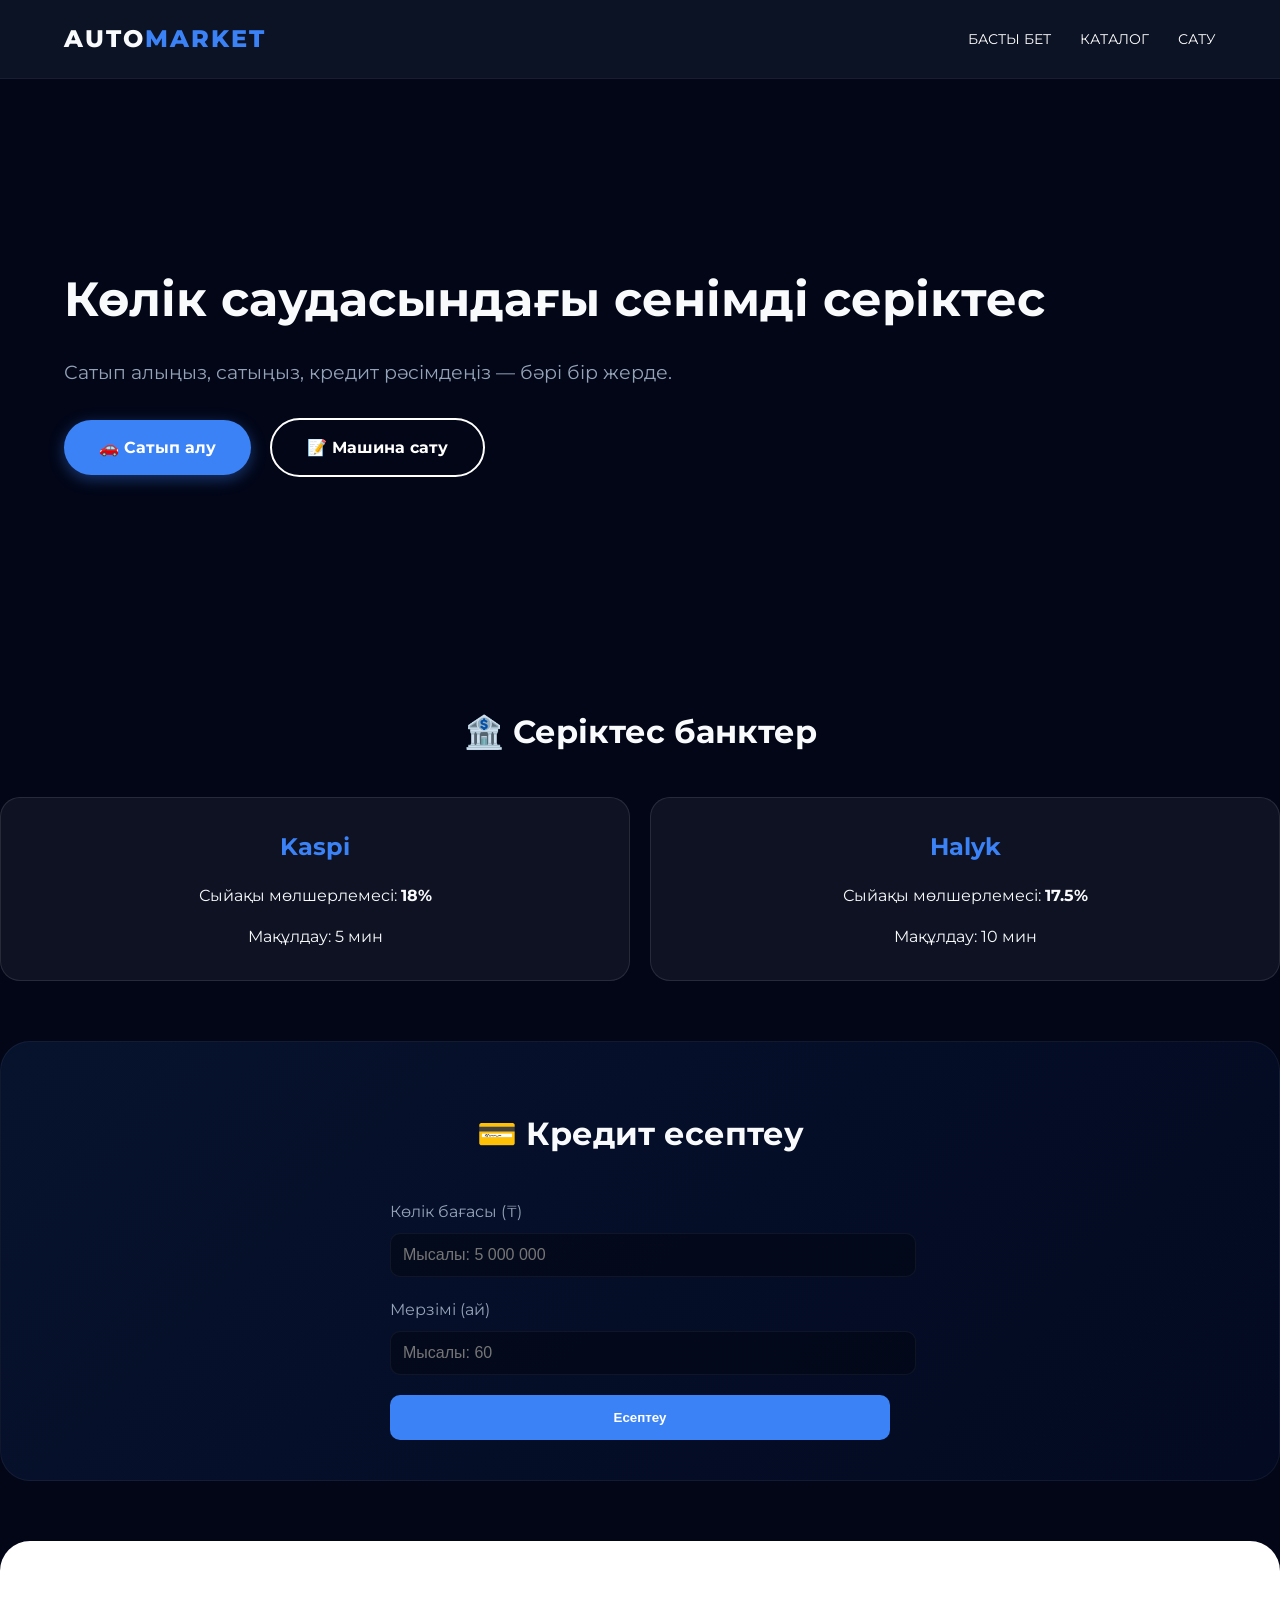
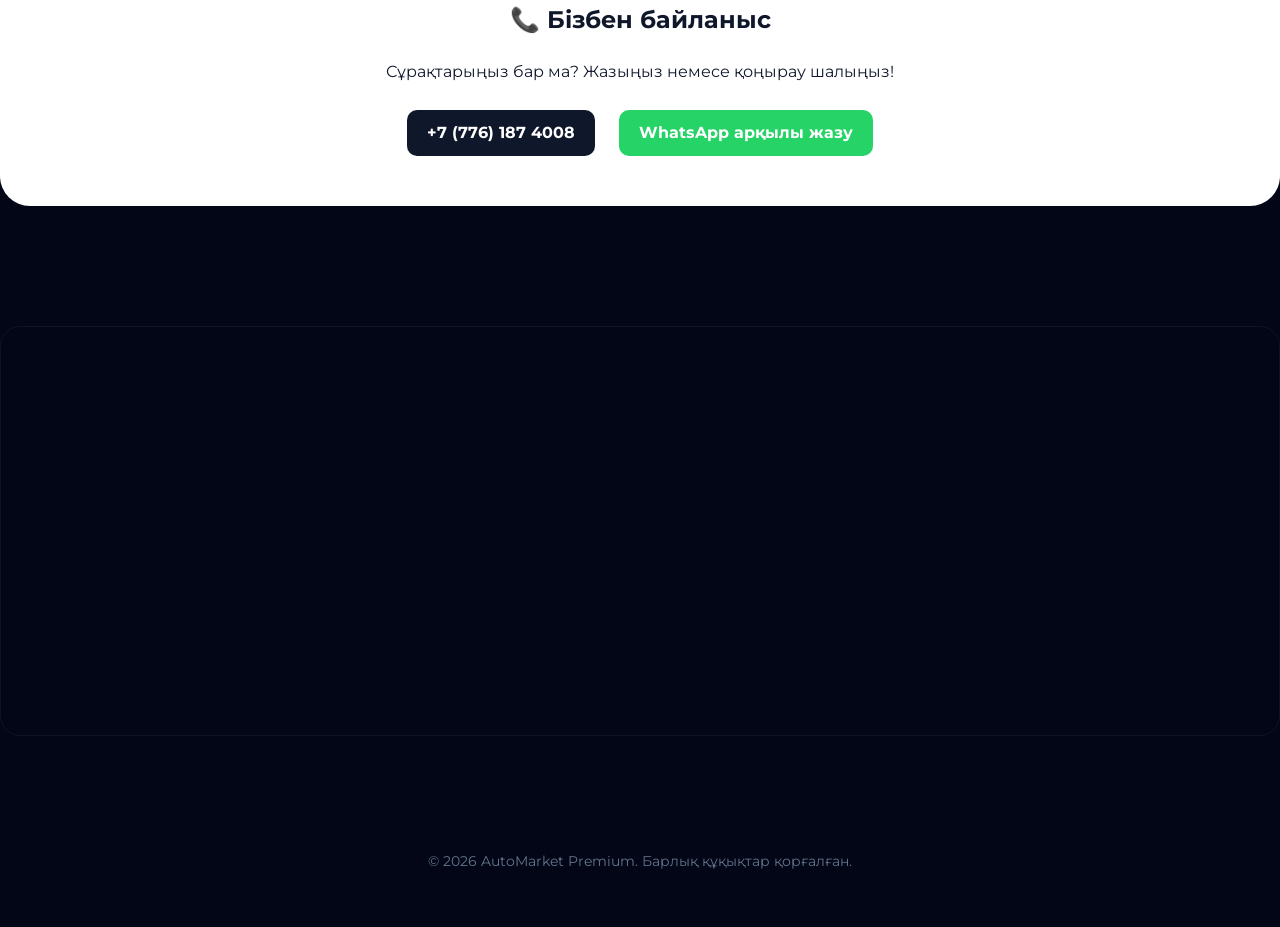
<file: index.html>
<!DOCTYPE html>
<html lang="kk">
<head>
  <meta charset="UTF-8">
  <meta name="viewport" content="width=device-width, initial-scale=1.0">
  <title>AutoMarket | Premium Selection</title>
  <link rel="stylesheet" href="style.css">
  <link href="https://fonts.googleapis.com/css2?family=Montserrat:wght@400;700&display=swap" rel="stylesheet">
</head>
<body>

<header>
  <div class="header-container">
    <div class="logo">AUTO<span>MARKET</span></div>
    <nav>
      <a href="index.html">Басты бет</a>
      <a href="sale.html">Каталог</a>
      <a href="sell.html">Сату</a>
    </nav>
  </div>
</header>

<section class="hero">
  <div class="hero-content">
    <h1>Көлік саудасындағы сенімді серіктес</h1>
    <p>Сатып алыңыз, сатыңыз, кредит рәсімдеңіз — бәрі бір жерде.</p>
    <div class="main-actions">
      <a href="sale.html" class="btn btn-primary">🚗 Сатып алу</a>
      <a href="sell.html" class="btn btn-outline">📝 Машина сату</a>
    </div>
  </div>
</section>

<div class="container">
  
  <section class="section">
    <h2 class="section-title">🏦 Серіктес банктер</h2>
    <div class="grid-banks">
      <div class="bank-card kaspi">
        <div class="bank-logo">Kaspi</div>
        <p>Сыйақы мөлшерлемесі: <strong>18%</strong></p>
        <span>Мақұлдау: 5 мин</span>
      </div>
      <div class="bank-card halyk">
        <div class="bank-logo">Halyk</div>
        <p>Сыйақы мөлшерлемесі: <strong>17.5%</strong></p>
        <span>Мақұлдау: 10 мин</span>
      </div>
    </div>
  </section>

  <section class="section glass-calc">
    <h2 class="section-title">💳 Кредит есептеу</h2>
    <div class="calc-wrapper">
      <div class="input-group">
        <label>Көлік бағасы (₸)</label>
        <input type="number" id="price" placeholder="Мысалы: 5 000 000">
      </div>
      <div class="input-group">
        <label>Мерзімі (ай)</label>
        <input type="number" id="months" placeholder="Мысалы: 60">
      </div>
      <button onclick="calculateCredit()" class="btn-calc">Есептеу</button>
      <div id="result" class="calc-result"></div>
    </div>
  </section>

  <section class="section">
    <div class="contact-card">
      <h2>📞 Бізбен байланыс</h2>
      <p>Сұрақтарыңыз бар ма? Жазыңыз немесе қоңырау шалыңыз!</p>
      <div class="contact-links">
        <a href="tel:+77761874008" class="phone">+7 (776) 187 4008</a>
        <a href="https://wa.me/77761874008" class="whatsapp">WhatsApp арқылы жазу</a>
      </div>
    </div>
  </section>

  <section class="section">
    <div class="map-box">
      <iframe src="https://www.google.com/maps/embed?pb=!1m18!1m12!1m3!1d2503.7!2d71.4!3d51.1!2m3!1f0!2f0!3f0!3m2!1i1024!2i768!4f13.1!3m3!1m2!1s0x0%3A0x0!2zNTHCsDA2JzAwLjAiTiA3McKwMjQnMDAuMCJF!5e0!3m2!1skk!2skz!4v1610000000000" width="100%" height="400" style="border:0;" allowfullscreen="" loading="lazy"></iframe>
    </div>
  </section>

</div>

<footer>
  <p>© 2026 AutoMarket Premium. Барлық құқықтар қорғалған.</p>
</footer>

<script>
function calculateCredit() {
  const p = document.getElementById('price').value;
  const m = document.getElementById('months').value;
  const res = document.getElementById('result');
  if(p > 0 && m > 0) {
    const monthly = (p * 1.18) / m;
    res.innerHTML = `Ай сайынғы төлем: <span>${Math.round(monthly).toLocaleString()} ₸</span>`;
    res.classList.add('show');
  }
}
</script>

</body>
</html>
</file>
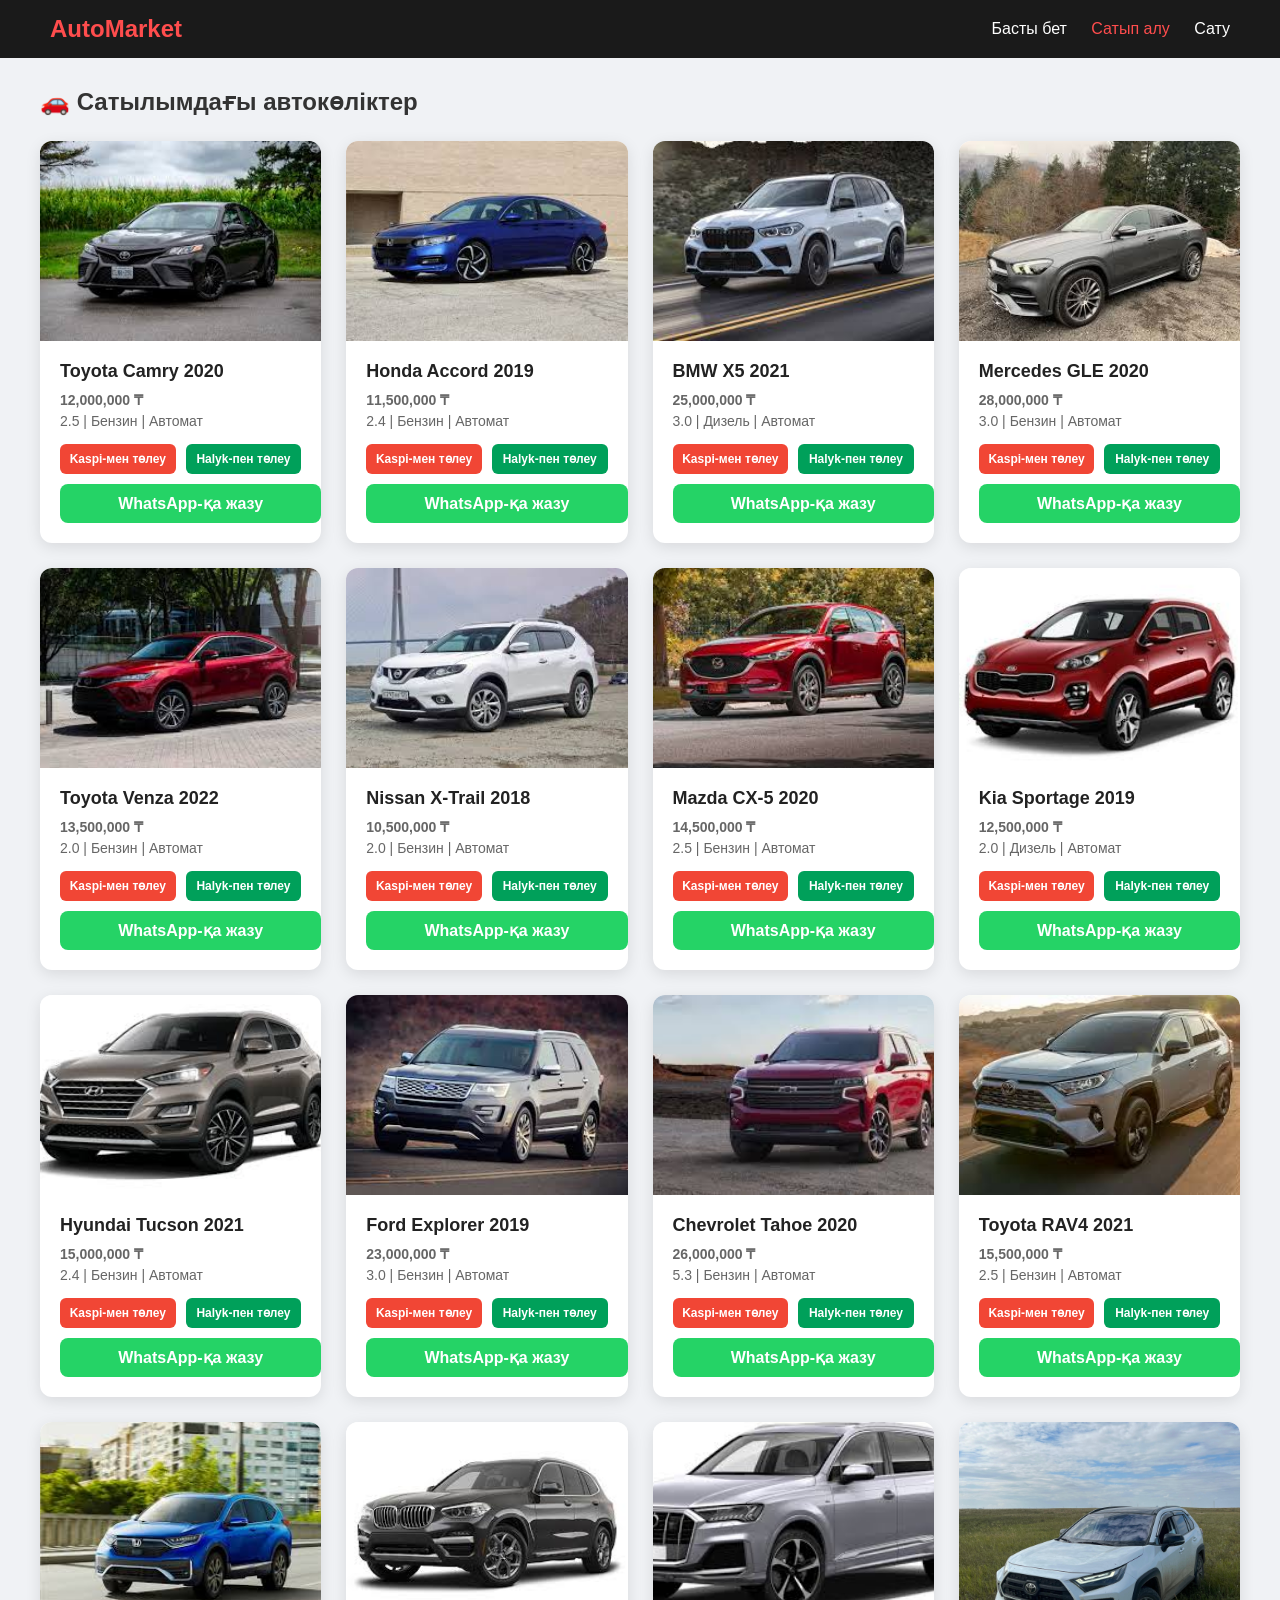
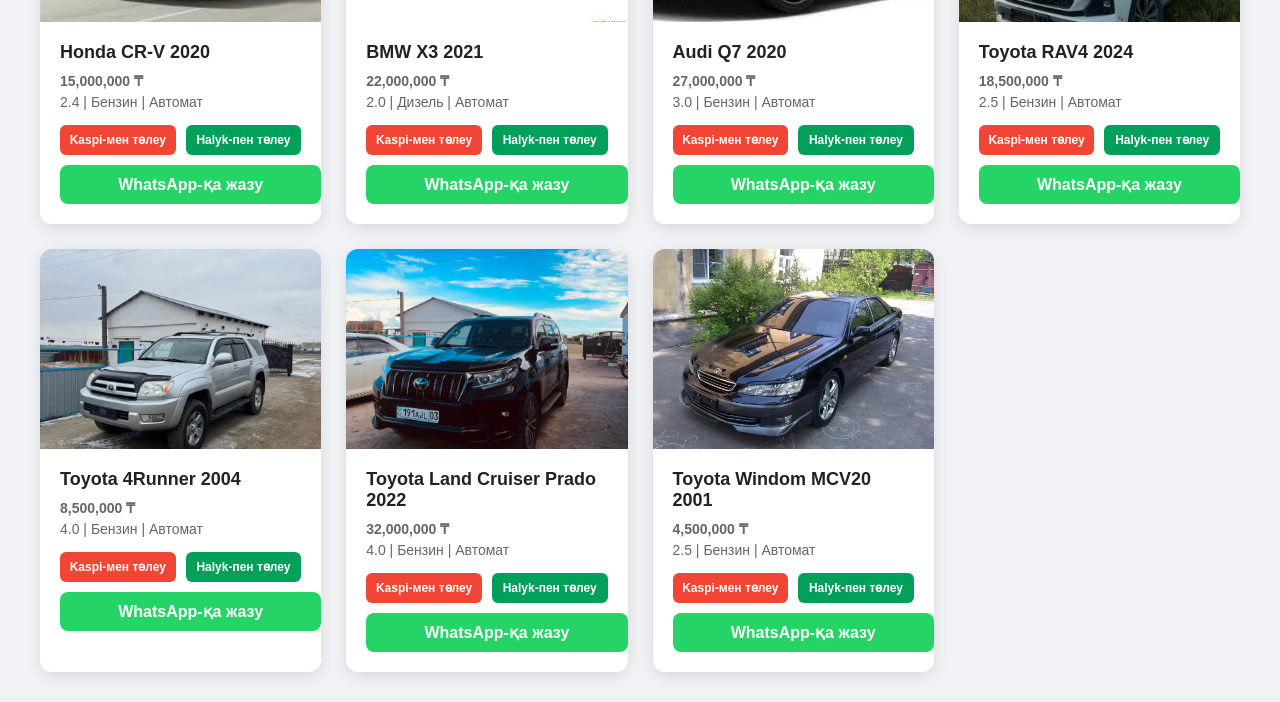
<file: sale.html>
<!DOCTYPE html>
<html lang="kk">
<head>
  <meta charset="UTF-8">
  <meta name="viewport" content="width=device-width, initial-scale=1.0">
  <title>AutoMarket – Сатып алу</title>
  <style>
    body { font-family: 'Segoe UI', Arial, sans-serif; background: #f0f2f5; margin: 0; padding: 0; }
    header { background: #1a1a1a; color: white; padding: 15px 50px; display: flex; justify-content: space-between; align-items: center; }
    .logo { font-size: 24px; font-weight: bold; color: #ff4d4d; }
    nav a { color: white; text-decoration: none; margin-left: 20px; font-weight: 500; }
    nav a.active { color: #ff4d4d; }

    .container { max-width: 1200px; margin: 30px auto; padding: 0 20px; }
    h2 { color: #333; margin-bottom: 25px; }

    .car-grid {
      display: grid;
      grid-template-columns: repeat(auto-fill, minmax(280px, 1fr));
      gap: 25px;
    }

    .car-card {
      background: white;
      border-radius: 12px;
      overflow: hidden;
      box-shadow: 0 4px 15px rgba(0,0,0,0.1);
      transition: transform 0.3s;
    }
    .car-card:hover { transform: translateY(-5px); }

    .car-img {
      width: 100%;
      height: 200px;
      background-size: cover;
      background-position: center;
      background-color: #ddd;
    }

    .car-info { padding: 20px; }
    .car-info h3 { margin: 0 0 10px; font-size: 18px; color: #222; }
    .price { font-size: 20px; font-weight: bold; color: #e63946; margin-bottom: 8px; }
    .car-info p { margin: 5px 0; color: #666; font-size: 14px; }

    /* Банк батырмалары */
    .bank-links { display: flex; gap: 10px; margin-top: 15px; flex-wrap: wrap; }
    
    .bank-btn {
      flex: 1;
      text-align: center;
      text-decoration: none;
      padding: 8px;
      border-radius: 6px;
      font-size: 12px;
      font-weight: bold;
      color: white;
      transition: 0.3s;
    }
    
    .kaspi { background: #f14635; } /* Kaspi Red */
    .halyk { background: #00a05a; } /* Halyk Green */
    .wa-btn { 
      width: 100%; 
      background: #25d366; 
      color: white; 
      text-align: center; 
      text-decoration: none; 
      padding: 10px; 
      border-radius: 8px; 
      display: block; 
      margin-top: 10px;
      font-weight: bold;
    }
  </style>
</head>
<body>

<header>
  <div class="logo">AutoMarket</div>
  <nav>
    <a href="index.html">Басты бет</a>
    <a href="sale.html" class="active">Сатып алу</a>
    <a href="sell.html">Сату</a>
  </nav>
</header>

<div class="container">
  <h2>🚗 Сатылымдағы автокөліктер</h2>
  <div class="car-grid" id="carGrid"></div>
</div>

<script>
const cars = [
  { title:"Toyota Camry 2020", price:12000000, chars:"2.5 | Бензин | Автомат", img:"images/cars/camry.jpg" },
  { title:"Honda Accord 2019", price:11500000, chars:"2.4 | Бензин | Автомат", img:"images/cars/accord.jpg" },
  { title:"BMW X5 2021", price:25000000, chars:"3.0 | Дизель | Автомат", img:"images/cars/bmw-x5.jpg" },
  { title:"Mercedes GLE 2020", price:28000000, chars:"3.0 | Бензин | Автомат", img:"images/cars/gle.jpg" },
  { title:"Toyota Venza 2022", price:13500000, chars:"2.0 | Бензин | Автомат", img:"images/cars/venza.jpg" },
  { title:"Nissan X-Trail 2018", price:10500000, chars:"2.0 | Бензин | Автомат", img:"images/cars/xtrail.jpg" },
  { title:"Mazda CX-5 2020", price:14500000, chars:"2.5 | Бензин | Автомат", img:"images/cars/cx5.jpg" },
  { title:"Kia Sportage 2019", price:12500000, chars:"2.0 | Дизель | Автомат", img:"images/cars/sportage.jpg" },
  { title:"Hyundai Tucson 2021", price:15000000, chars:"2.4 | Бензин | Автомат", img:"images/cars/tucson.jpg" },
  { title:"Ford Explorer 2019", price:23000000, chars:"3.0 | Бензин | Автомат", img:"images/cars/explorer.jpg" },
  { title:"Chevrolet Tahoe 2020", price:26000000, chars:"5.3 | Бензин | Автомат", img:"images/cars/tahoe.jpg" },
  { title:"Toyota RAV4 2021", price:15500000, chars:"2.5 | Бензин | Автомат", img:"images/cars/rav4.jpg" },
  { title:"Honda CR-V 2020", price:15000000, chars:"2.4 | Бензин | Автомат", img:"images/cars/crv.jpg" },
  { title:"BMW X3 2021", price:22000000, chars:"2.0 | Дизель | Автомат", img:"images/cars/bmw-x3.jpg" },
  { title:"Audi Q7 2020", price:27000000, chars:"3.0 | Бензин | Автомат", img:"images/cars/q7.jpg" },
  { title:"Toyota RAV4 2024", price:18500000, chars:"2.5 | Бензин | Автомат", img:"images/cars/rav4-2024.jpg" },
  { title:"Toyota 4Runner 2004", price:8500000, chars:"4.0 | Бензин | Автомат", img:"images/cars/4runner-2004.jpg" },
  { title:"Toyota Land Cruiser Prado 2022", price:32000000, chars:"4.0 | Бензин | Автомат", img:"images/cars/prado-2022.jpg" },
  { title:"Toyota Windom MCV20 2001", price:4500000, chars:"2.5 | Бензин | Автомат", img:"images/cars/windom-mcv20-2001.jpg" }
];

const carGrid = document.getElementById('carGrid');

cars.forEach(car => {
  const card = document.createElement('div');
  card.className = 'car-card';
  card.innerHTML = `
    <div class="car-img" style="background-image: url('${car.img}')"></div>
    <div class="car-info">
      <h3>${car.title}</h3>
      <p class="price">${car.price.toLocaleString()} ₸</p>
      <p>${car.chars}</p>
      
      <div class="bank-links">
        <a href="kaspi://kaspi.kz" class="bank-btn kaspi">Kaspi-мен төлеу</a>
        <a href="halykbank://halykbank.kz" class="bank-btn halyk">Halyk-пен төлеу</a>
      </div>

      <a href="https://wa.me/77761874008?text=Сәлеметсізбе! ${car.title} бойынша хабарласып тұрмын." class="wa-btn">WhatsApp-қа жазу</a>
    </div>
  `;
  carGrid.appendChild(card);
});
</script>

</body>
</html>
</file>
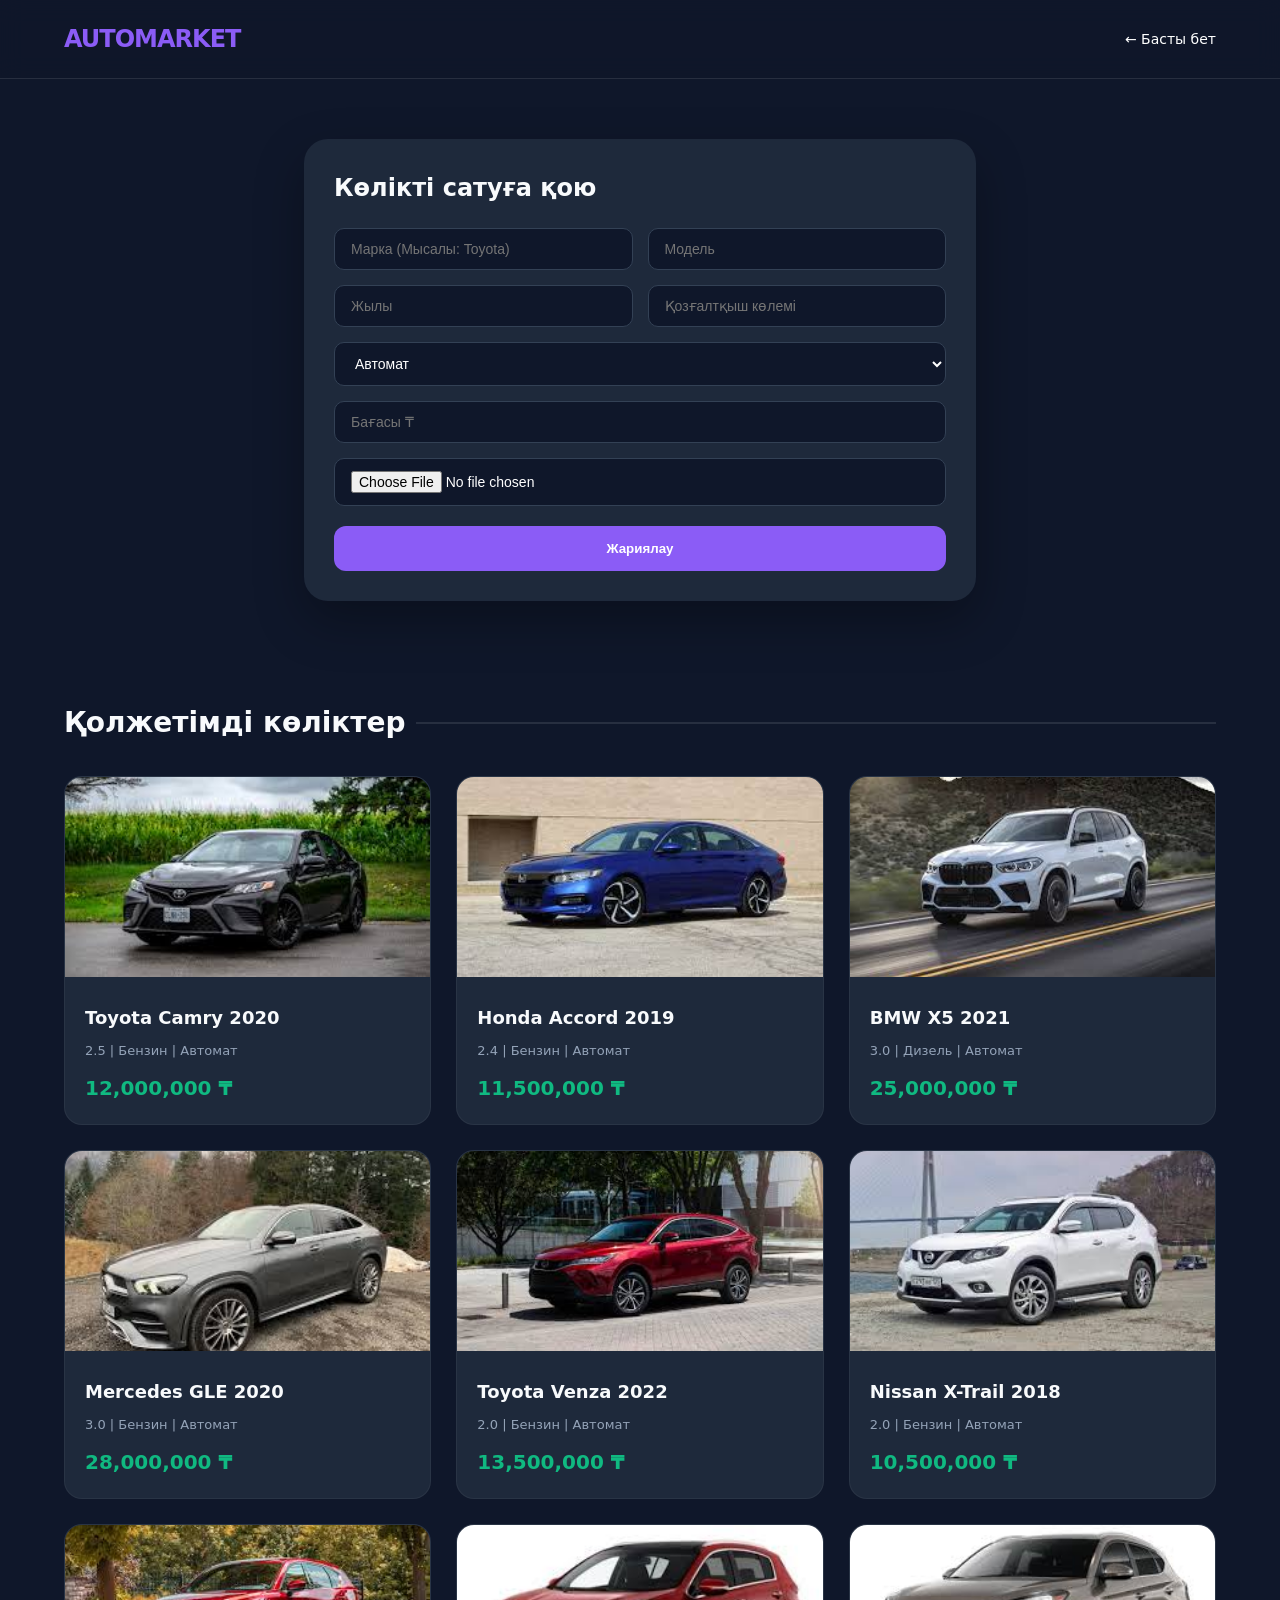
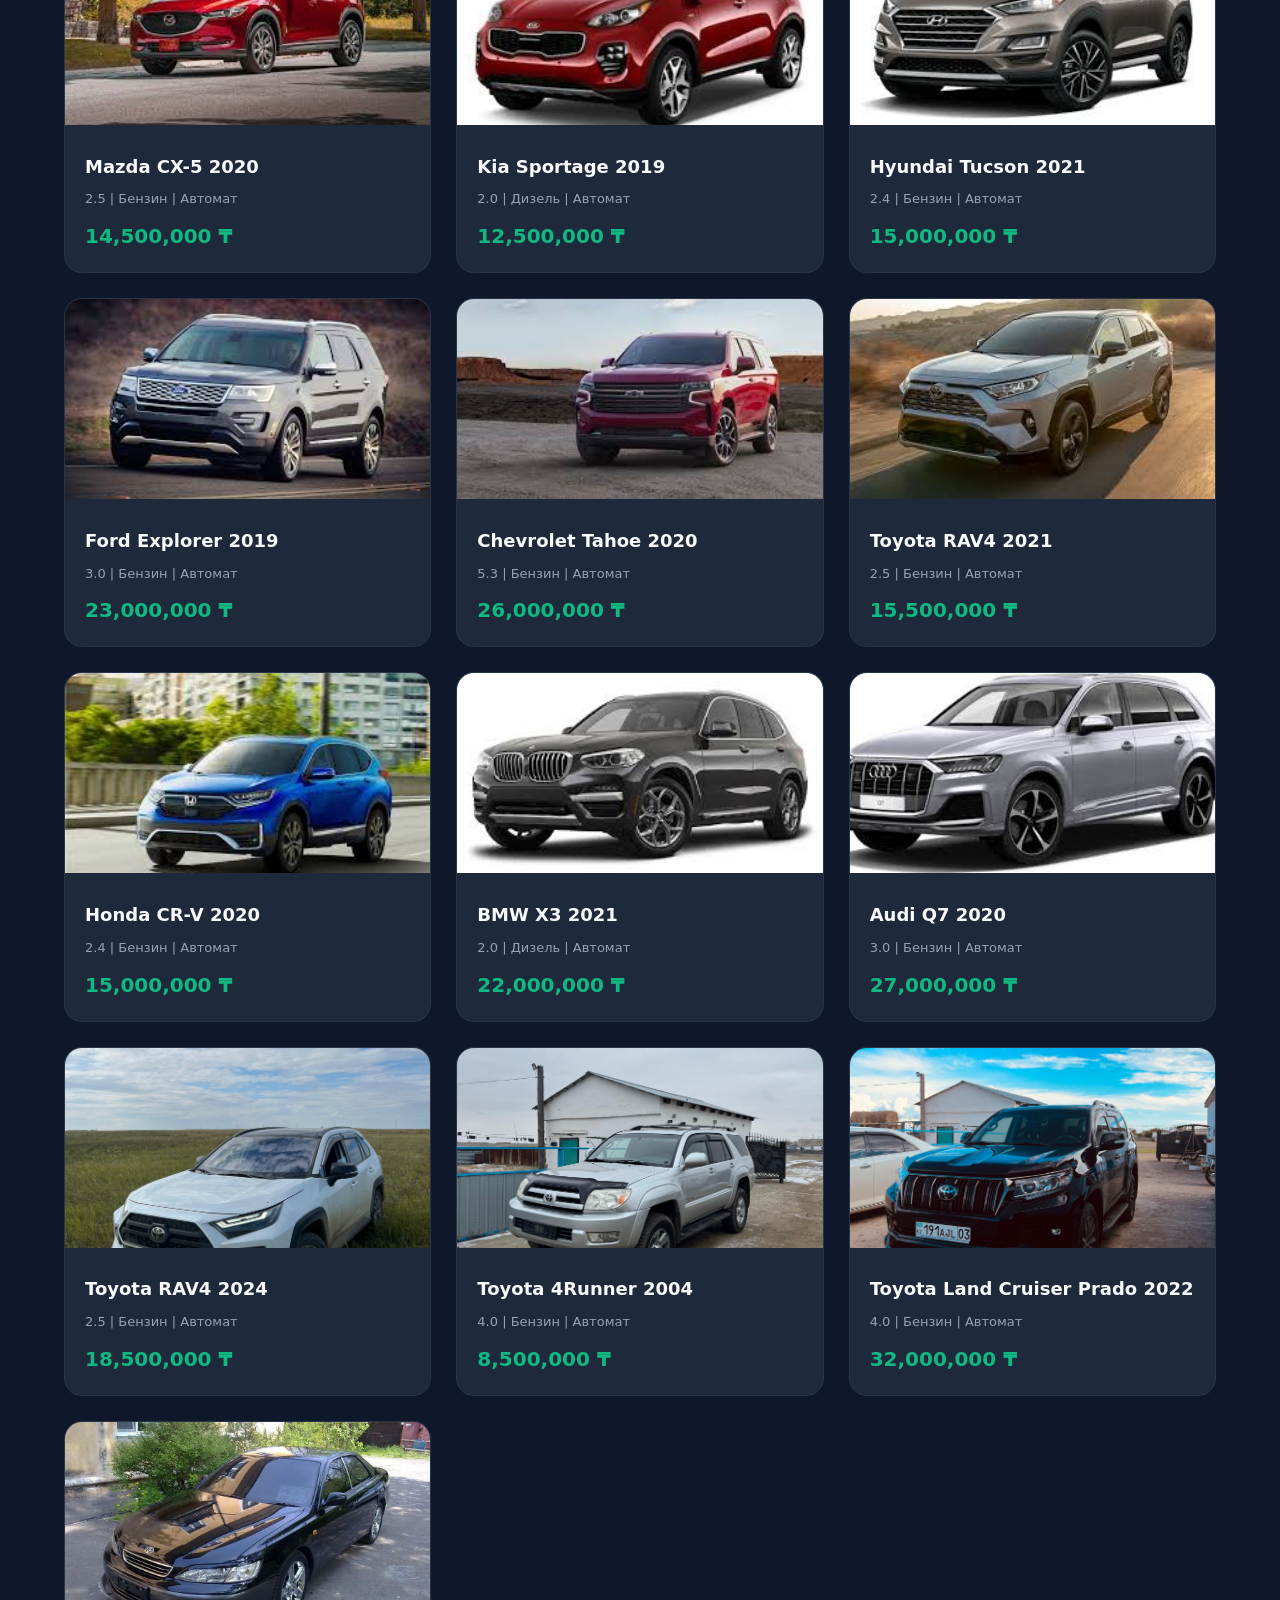
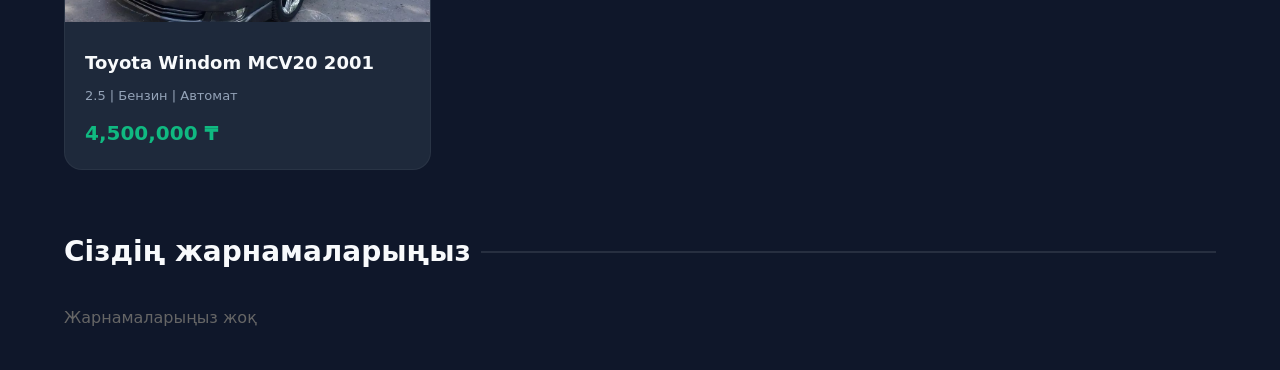
<file: sell.html>
<!DOCTYPE html>
<html lang="kk">
<head>
<meta charset="UTF-8">
<meta name="viewport" content="width=device-width, initial-scale=1.0">
<title>AutoMarket – Көлік саудасы</title>
<style>
:root {
    --bg-color: #0f172a;
    --card-bg: #1e293b;
    --accent: #8b5cf6; /* Күлгін екпін */
    --text-main: #f8fafc;
    --text-dim: #94a3b8;
}

* { box-sizing: border-box; margin: 0; padding: 0; }

body {
    font-family: 'Inter', system-ui, sans-serif;
    background-color: var(--bg-color);
    color: var(--text-main);
    line-height: 1.6;
}

/* ===== Navigation ===== */
header {
    background: rgba(15, 23, 42, 0.8);
    backdrop-filter: blur(12px);
    padding: 20px 5%;
    display: flex;
    justify-content: space-between;
    align-items: center;
    position: sticky;
    top: 0;
    z-index: 1000;
    border-bottom: 1px solid rgba(255,255,255,0.1);
}

.logo { font-size: 24px; font-weight: 800; color: var(--accent); letter-spacing: -1px; }

/* ===== Form Section ===== */
.hero-form {
    padding: 60px 5%;
    max-width: 800px;
    margin: 0 auto;
}

.sell-card {
    background: var(--card-bg);
    padding: 30px;
    border-radius: 24px;
    box-shadow: 0 20px 50px rgba(0,0,0,0.3);
}

.grid-inputs {
    display: grid;
    grid-template-columns: 1fr 1fr;
    gap: 15px;
    margin-bottom: 20px;
}

input, select {
    width: 100%;
    padding: 12px 16px;
    border-radius: 10px;
    border: 1px solid #334155;
    background: #0f172a;
    color: white;
    font-size: 14px;
}

input:focus { outline: none; border-color: var(--accent); }

.full-width { grid-column: span 2; }

.btn-submit {
    width: 100%;
    padding: 15px;
    background: var(--accent);
    color: white;
    border: none;
    border-radius: 12px;
    font-weight: 700;
    cursor: pointer;
    transition: 0.3s;
}

.btn-submit:hover { opacity: 0.9; transform: translateY(-2px); }

/* ===== Car Display ===== */
.content { padding: 40px 5%; }
.section-title { font-size: 28px; margin-bottom: 30px; display: flex; align-items: center; gap: 10px; }
.section-title::after { content: ""; height: 2px; flex: 1; background: rgba(255,255,255,0.1); }

.cards-grid {
    display: grid;
    grid-template-columns: repeat(auto-fill, minmax(280px, 1fr));
    gap: 25px;
}

.car-card {
    background: var(--card-bg);
    border-radius: 18px;
    overflow: hidden;
    transition: 0.3s;
    border: 1px solid rgba(255,255,255,0.05);
}

.car-card:hover { transform: translateY(-8px); border-color: var(--accent); }

.car-card img { width: 100%; height: 200px; object-fit: cover; }

.car-info { padding: 20px; }
.car-info h3 { font-size: 18px; margin-bottom: 8px; }
.car-info p { font-size: 13px; color: var(--text-dim); margin-bottom: 4px; }
.car-price { font-size: 20px; font-weight: 700; color: #10b981; margin-top: 10px; }

@media (max-width: 600px) { .grid-inputs { grid-template-columns: 1fr; } .full-width { grid-column: span 1; } }
</style>
</head>
<body>

<header>
    <div class="logo">AUTOMARKET</div>
    <nav><a href="index.html" style="color:white; text-decoration:none; font-size:14px;">← Басты бет</a></nav>
</header>

<section class="hero-form">
    <div class="sell-card">
        <h2 style="margin-bottom:20px;">Көлікті сатуға қою</h2>
        <form id="carForm">
            <div class="grid-inputs">
                <input type="text" placeholder="Марка (Мысалы: Toyota)" required>
                <input type="text" placeholder="Модель" required>
                <input type="number" placeholder="Жылы" required>
                <input type="text" placeholder="Қозғалтқыш көлемі" required>
                <select class="full-width">
                    <option value="Автомат">Автомат</option>
                    <option value="Механика">Механика</option>
                </select>
                <input type="number" placeholder="Бағасы ₸" class="full-width" required>
                <input type="file" id="imgInput" accept="image/*" class="full-width">
            </div>
            <button type="button" class="btn-submit" onclick="addCar()">Жариялау</button>
        </form>
    </div>
</section>

<main class="content">
    <h2 class="section-title">Қолжетімді көліктер</h2>
    <div id="staticCars" class="cards-grid"></div>

    <h2 class="section-title" style="margin-top:60px;">Сіздің жарнамаларыңыз</h2>
    <div id="userCars" class="cards-grid"></div>
</main>

<script>
// ===== БАЗАДАҒЫ МАШИНАЛАР =====
const cars = [
  { title:"Toyota Camry 2020", price:12000000, chars:"2.5 | Бензин | Автомат", img:"images/cars/camry.jpg" },
  { title:"Honda Accord 2019", price:11500000, chars:"2.4 | Бензин | Автомат", img:"images/cars/accord.jpg" },
  { title:"BMW X5 2021", price:25000000, chars:"3.0 | Дизель | Автомат", img:"images/cars/bmw-x5.jpg" },
  { title:"Mercedes GLE 2020", price:28000000, chars:"3.0 | Бензин | Автомат", img:"images/cars/gle.jpg" },
  { title:"Toyota Venza 2022", price:13500000, chars:"2.0 | Бензин | Автомат", img:"images/cars/venza.jpg" },
  { title:"Nissan X-Trail 2018", price:10500000, chars:"2.0 | Бензин | Автомат", img:"images/cars/xtrail.jpg" },
  { title:"Mazda CX-5 2020", price:14500000, chars:"2.5 | Бензин | Автомат", img:"images/cars/cx5.jpg" },
  { title:"Kia Sportage 2019", price:12500000, chars:"2.0 | Дизель | Автомат", img:"images/cars/sportage.jpg" },
  { title:"Hyundai Tucson 2021", price:15000000, chars:"2.4 | Бензин | Автомат", img:"images/cars/tucson.jpg" },
  { title:"Ford Explorer 2019", price:23000000, chars:"3.0 | Бензин | Автомат", img:"images/cars/explorer.jpg" },
  { title:"Chevrolet Tahoe 2020", price:26000000, chars:"5.3 | Бензин | Автомат", img:"images/cars/tahoe.jpg" },
  { title:"Toyota RAV4 2021", price:15500000, chars:"2.5 | Бензин | Автомат", img:"images/cars/rav4.jpg" },
  { title:"Honda CR-V 2020", price:15000000, chars:"2.4 | Бензин | Автомат", img:"images/cars/crv.jpg" },
  { title:"BMW X3 2021", price:22000000, chars:"2.0 | Дизель | Автомат", img:"images/cars/bmw-x3.jpg" },
  { title:"Audi Q7 2020", price:27000000, chars:"3.0 | Бензин | Автомат", img:"images/cars/q7.jpg" },
  { title:"Toyota RAV4 2024", price:18500000, chars:"2.5 | Бензин | Автомат", img:"images/cars/rav4-2024.jpg" },
  { title:"Toyota 4Runner 2004", price:8500000, chars:"4.0 | Бензин | Автомат", img:"images/cars/4runner-2004.jpg" },
  { title:"Toyota Land Cruiser Prado 2022", price:32000000, chars:"4.0 | Бензин | Автомат", img:"images/cars/prado-2022.jpg" },
  { title:"Toyota Windom MCV20 2001", price:4500000, chars:"2.5 | Бензин | Автомат", img:"images/cars/windom-mcv20-2001.jpg" }
];

function displayStaticCars() {
    const container = document.getElementById('staticCars');
    cars.forEach(car => {
        container.innerHTML += `
            <div class="car-card">
                <img src="${car.img}" onerror="this.src='https://via.placeholder.com/400x250?text=AutoMarket'">
                <div class="car-info">
                    <h3>${car.title}</h3>
                    <p>${car.chars}</p>
                    <div class="car-price">${car.price.toLocaleString()} ₸</div>
                </div>
            </div>
        `;
    });
}

function addCar() {
    const form = document.getElementById('carForm');
    const brand = form[0].value;
    const model = form[1].value;
    const year = form[2].value;
    const engine = form[3].value;
    const gear = form[4].value;
    const price = form[5].value;
    const imgFile = document.getElementById('imgInput').files[0];

    if(!brand || !price || !imgFile) return alert("Міндетті өрістерді толтырыңыз!");

    const reader = new FileReader();
    reader.onload = function(e) {
        const newCar = {
            title: `${brand} ${model} ${year}`,
            chars: `${engine} л | Автомат`,
            price: parseInt(price),
            img: e.target.result
        };
        const userList = JSON.parse(localStorage.getItem('userMarketCars') || '[]');
        userList.push(newCar);
        localStorage.setItem('userMarketCars', JSON.stringify(userList));
        renderUserCars();
        form.reset();
    };
    reader.readAsDataURL(imgFile);
}

function renderUserCars() {
    const container = document.getElementById('userCars');
    const userList = JSON.parse(localStorage.getItem('userMarketCars') || '[]');
    container.innerHTML = userList.length ? '' : '<p style="color:#666">Жарнамаларыңыз жоқ</p>';
    userList.forEach(car => {
        container.innerHTML += `
            <div class="car-card">
                <img src="${car.img}">
                <div class="car-info">
                    <h3>${car.title}</h3>
                    <p>${car.chars}</p>
                    <div class="car-price">${car.price.toLocaleString()} ₸</div>
                </div>
            </div>
        `;
    });
}

displayStaticCars();
renderUserCars();
</script>
</body>
</html>
</file>
<file: style.css>
:root {
  --dark: #0f172a;
  --primary: #3b82f6;
  --accent: #ef4444;
  --text-light: #f8fafc;
  --glass: rgba(255, 255, 255, 0.05);
}

body {
  font-family: 'Montserrat', sans-serif;
  margin: 0;
  background-color: #020617; /* Күңгірт фон */
  color: var(--text-light);
  line-height: 1.6;
}

/* Header */
header {
  background: rgba(15, 23, 42, 0.8);
  backdrop-filter: blur(10px);
  padding: 20px 0;
  position: sticky;
  top: 0;
  z-index: 100;
  border-bottom: 1px solid var(--glass);
}

.header-container {
  width: 90%;
  max-width: 1200px;
  margin: auto;
  display: flex;
  justify-content: space-between;
  align-items: center;
}

.logo { font-size: 24px; font-weight: 800; letter-spacing: 2px; }
.logo span { color: var(--primary); }

nav a {
  color: white;
  text-decoration: none;
  margin-left: 25px;
  font-size: 14px;
  text-transform: uppercase;
  transition: 0.3s;
}

nav a:hover { color: var(--primary); }

/* Hero Section */
.hero {
  height: 60vh;
  background: linear-gradient(to right, rgba(2,6,23,0.9), rgba(2,6,23,0.3)), url('https://images.unsplash.com/photo-1492144534655-ae79c964c9d7?auto=format&fit=crop&w=1500&q=80');
  background-size: cover;
  background-position: center;
  display: flex;
  align-items: center;
  padding: 0 5%;
}

.hero h1 { font-size: 3rem; margin-bottom: 10px; }
.hero p { font-size: 1.2rem; color: #94a3b8; margin-bottom: 30px; }

/* Buttons */
.btn {
  padding: 15px 35px;
  border-radius: 50px;
  text-decoration: none;
  font-weight: bold;
  transition: 0.3s;
  display: inline-block;
}

.btn-primary { background: var(--primary); color: white; box-shadow: 0 4px 15px rgba(59, 130, 246, 0.4); }
.btn-outline { border: 2px solid white; color: white; margin-left: 15px; }
.btn:hover { transform: translateY(-3px); }

/* Sections */
.section { padding: 60px 0; }
.section-title { font-size: 2rem; margin-bottom: 40px; text-align: center; }

/* Bank Cards */
.grid-banks { display: grid; grid-template-columns: 1fr 1fr; gap: 20px; }
.bank-card {
  padding: 30px;
  border-radius: 20px;
  background: var(--glass);
  border: 1px solid rgba(255,255,255,0.1);
  text-align: center;
  transition: 0.3s;
}
.bank-card:hover { background: rgba(255,255,255,0.1); }
.bank-logo { font-size: 1.5rem; font-weight: bold; margin-bottom: 15px; color: var(--primary); }

/* Calculator Glassmorphism */
.glass-calc {
  background: linear-gradient(135deg, rgba(59, 130, 246, 0.1), rgba(37, 99, 235, 0.05));
  border-radius: 30px;
  padding: 40px;
  border: 1px solid var(--glass);
}

.calc-wrapper { max-width: 500px; margin: auto; }
.input-group { margin-bottom: 20px; }
.input-group label { display: block; margin-bottom: 8px; color: #94a3b8; }
.input-group input {
  width: 100%;
  padding: 12px;
  background: rgba(0,0,0,0.3);
  border: 1px solid var(--glass);
  border-radius: 10px;
  color: white;
  font-size: 1rem;
}

.btn-calc {
  width: 100%;
  padding: 15px;
  background: var(--primary);
  border: none;
  color: white;
  border-radius: 10px;
  font-weight: bold;
  cursor: pointer;
}

.calc-result { 
    margin-top: 20px; 
    text-align: center; 
    font-size: 1.5rem; 
    display: none; 
}
.calc-result.show { display: block; color: #10b981; }

/* Contact Card */
.contact-card {
  background: white;
  color: var(--dark);
  padding: 40px;
  border-radius: 30px;
  text-align: center;
}

.contact-links a {
  display: inline-block;
  margin: 10px;
  padding: 10px 20px;
  text-decoration: none;
  border-radius: 10px;
  font-weight: bold;
}
.whatsapp { background: #25d366; color: white; }
.phone { background: var(--dark); color: white; }

.map-box { border-radius: 20px; overflow: hidden; border: 1px solid var(--glass); }

footer { text-align: center; padding: 40px; color: #64748b; font-size: 0.9rem; }

@media (max-width: 768px) {
  .grid-banks { grid-template-columns: 1fr; }
  .hero h1 { font-size: 2rem; }
  .btn-outline { margin-left: 0; margin-top: 10px; width: 100%; }
  .btn-primary { width: 100%; }
}
</file>
